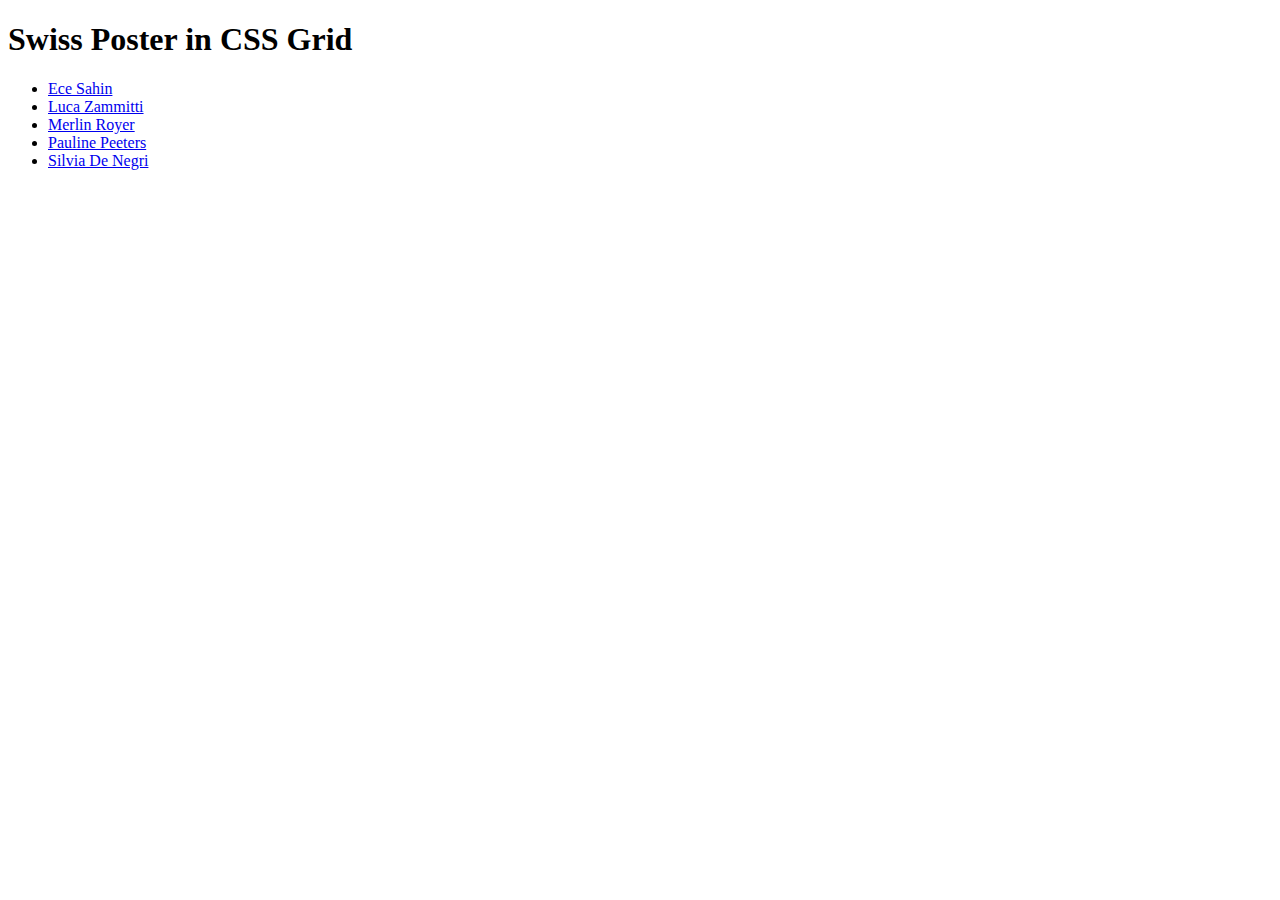
<file: index.html>
<!DOCTYPE html>
<html lang="en">
<head>
  <meta charset="UTF-8">
  <meta http-equiv="X-UA-Compatible" content="IE=edge">
  <meta name="viewport" content="width=device-width, initial-scale=1.0">
  <title>Swiss poster</title>
</head>
<body>
  <h1>Swiss Poster in CSS Grid</h1>
  <ul>
    <li><a href="ece/">Ece Sahin</a></li>
    <li><a href="luca/">Luca Zammitti</a></li>
    <li><a href="merlin/">Merlin Royer</a></li>
    <li><a href="pauline/">Pauline Peeters</a></li>
    <li><a href="silvia/">Silvia De Negri</a></li>
  </ul>

</body>
</html>
</file>
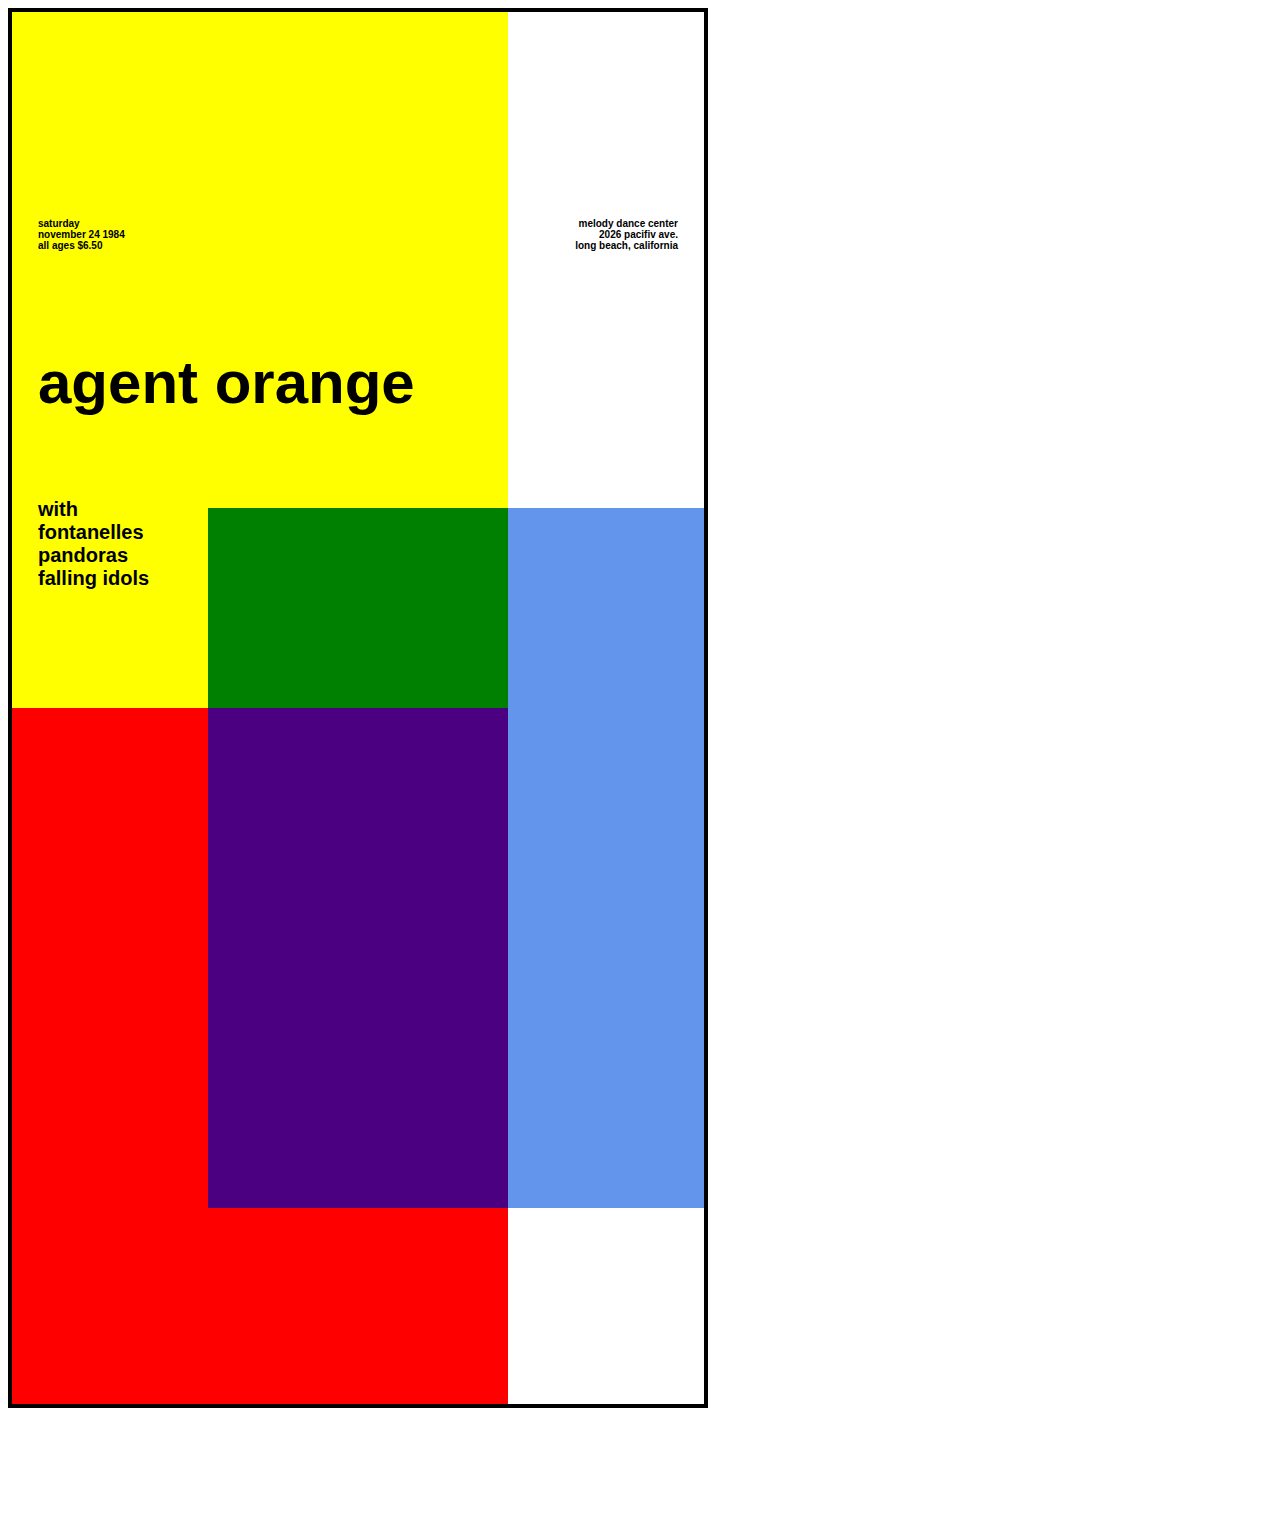
<file: ece/index.html>
<!DOCTYPE html>
<html lang="en">

<head>
  <meta charset="UTF-8">
  <meta http-equiv="X-UA-Compatible" content="IE=edge">
  <meta name="viewport" content="width=device-width, initial-scale=1.0">
  <title>Swiss Poster</title>
  <link rel="stylesheet" href="style.css">
</head>

<body>
  <div class="grid-container">
    <div class="border"></div>
    <h1 class="title">agent orange</h1>
    <h2 class="sub">with<br>fontanelles<br>pandoras<br>falling idols</h2>
    <h3 class="left">saturday<br>november 24 1984<br>all ages $6.50</h3>
    <h3 class="right">melody dance center<br>2026 pacifiv ave.<br>long beach, california</h3>
    <div class="grid-item grid-item-yellow"></div>
    <div class="grid-item grid-item-red"></div>
    <div class="grid-item grid-item-white"></div>
    <div class="grid-item grid-item-green"></div>
    <div class="grid-item grid-item-purple"></div>
    <div class="grid-item grid-item-blue"></div>
  </div>

</body>

</html>
</file>
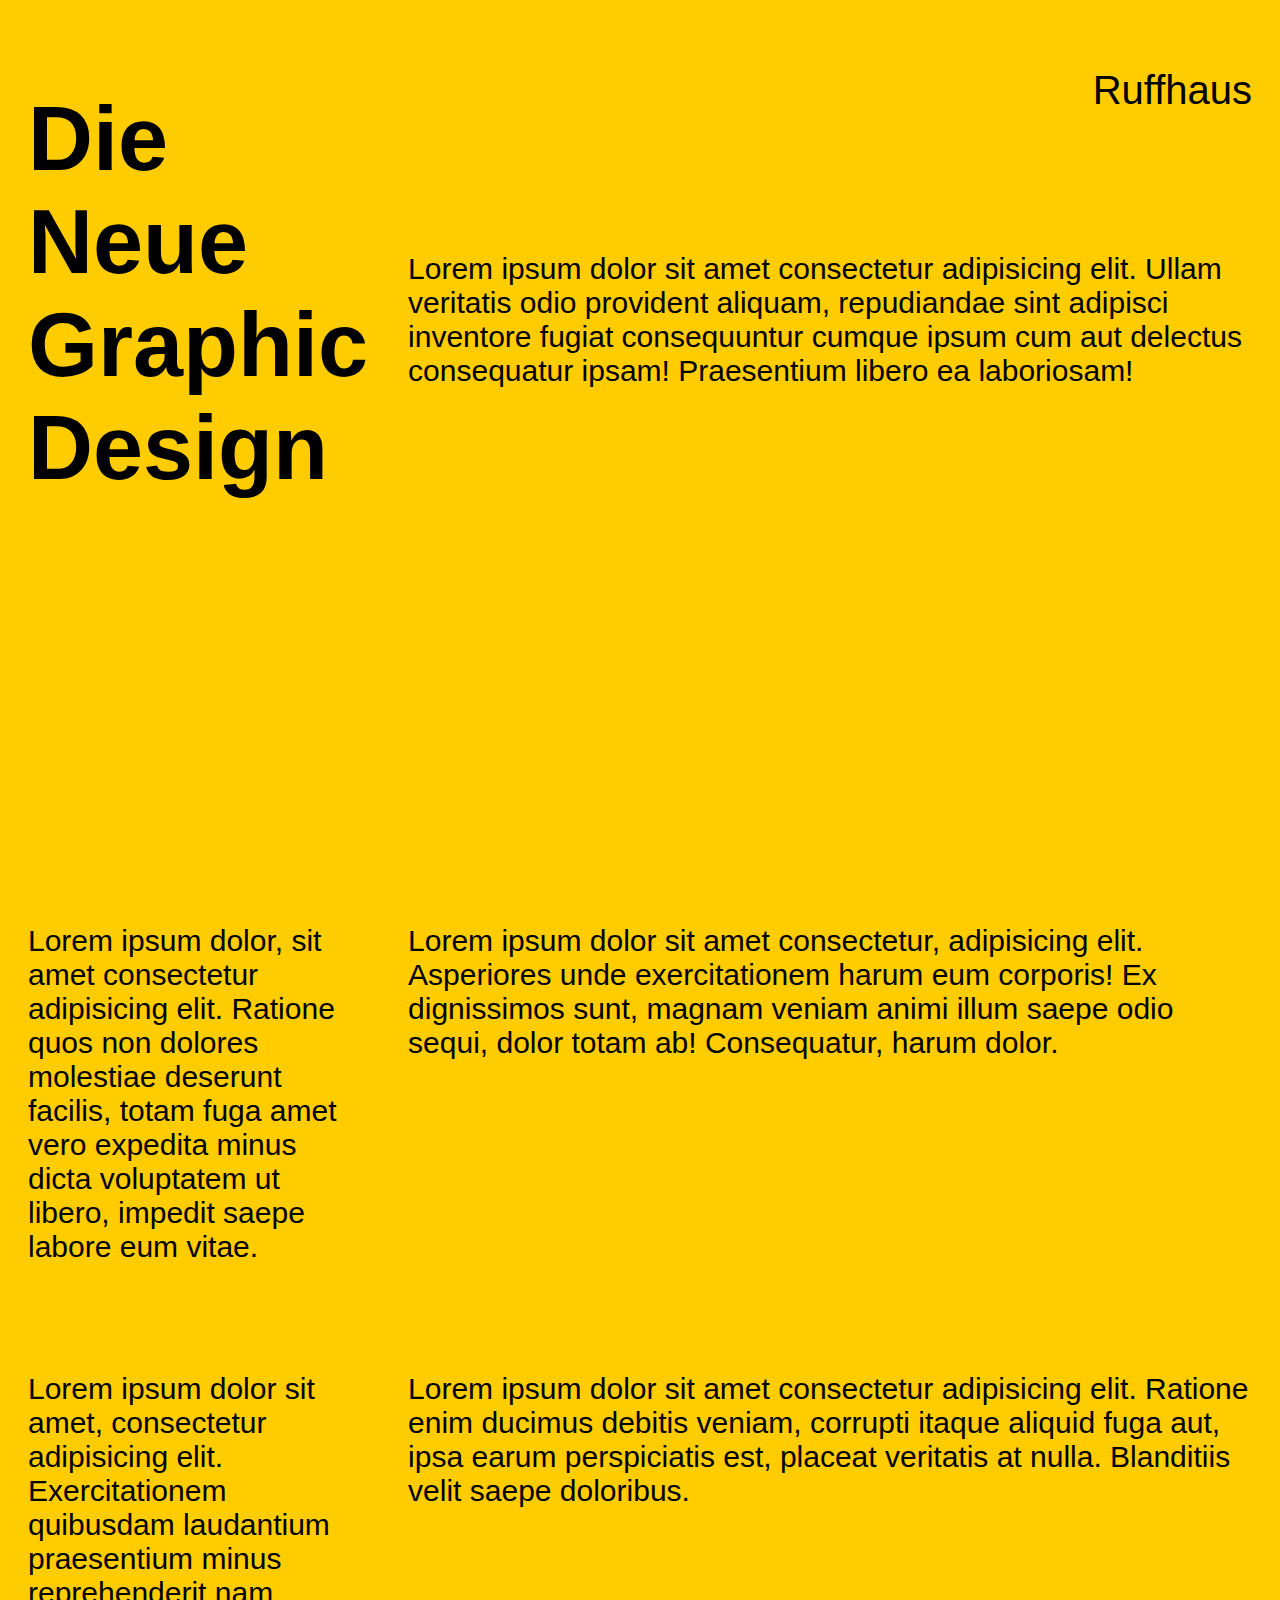
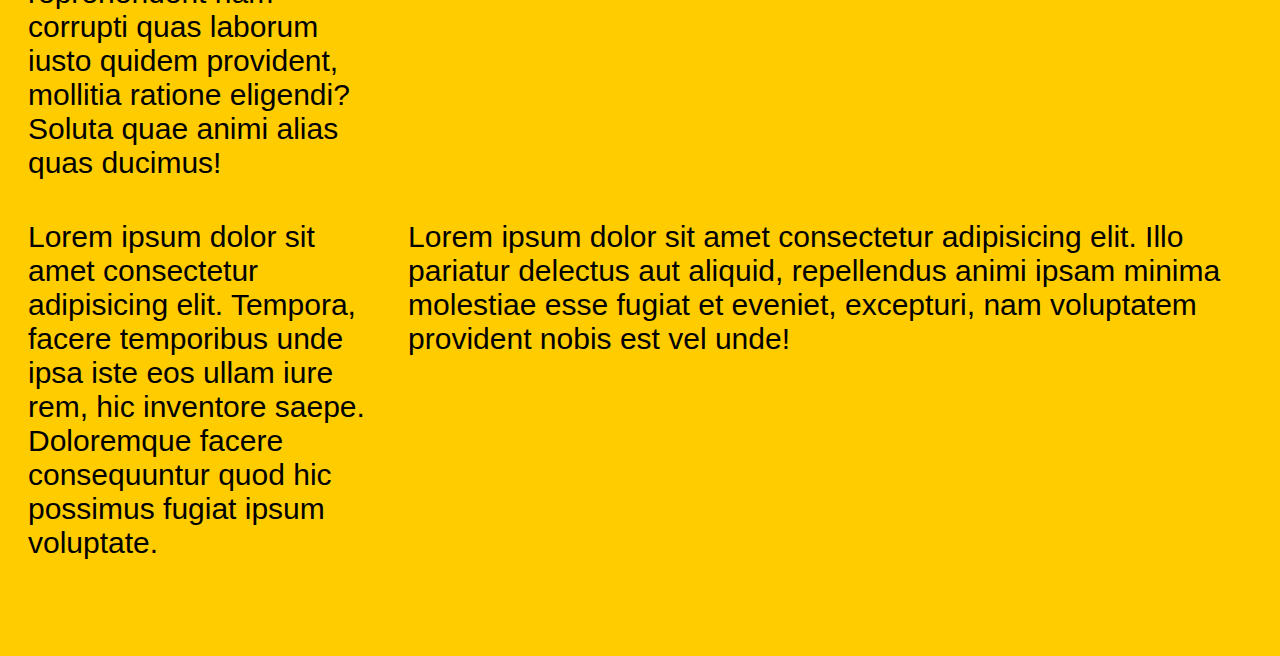
<file: luca/index.html>
<!DOCTYPE html>
<html lang="en">
<head>
  <meta charset="UTF-8">
  <meta http-equiv="X-UA-Compatible" content="IE=edge">
  <meta name="viewport" content="width=device-width, initial-scale=1.0">
  <link rel="stylesheet" href="style.css">
  <title>Swiss / LZ</title>
</head>
<body>
  <div class="container">
    <div class="H1"><h1>Die Neue Graphic Design</h1></div>
    <div class="Logo"><p>Ruffhaus</p></div>
    <div class="p-1">Lorem ipsum dolor sit amet consectetur adipisicing elit. Ullam veritatis odio provident aliquam, repudiandae sint adipisci inventore fugiat consequuntur cumque ipsum cum aut delectus consequatur ipsam! Praesentium libero ea laboriosam!</div>
    <div class="h2">Lorem ipsum dolor, sit amet consectetur adipisicing elit. Ratione quos non dolores molestiae deserunt facilis, totam fuga amet vero expedita minus dicta voluptatem ut libero, impedit saepe labore eum vitae.</div>
    <div class="h2-2">Lorem ipsum dolor sit amet, consectetur adipisicing elit. Exercitationem quibusdam laudantium praesentium minus reprehenderit nam corrupti quas laborum iusto quidem provident, mollitia ratione eligendi? Soluta quae animi alias quas ducimus!</div>
    <div class="h2-3">Lorem ipsum dolor sit amet consectetur adipisicing elit. Tempora, facere temporibus unde ipsa iste eos ullam iure rem, hic inventore saepe. Doloremque facere consequuntur quod hic possimus fugiat ipsum voluptate.</div>
    <div class="p-2">Lorem ipsum dolor sit amet consectetur, adipisicing elit. Asperiores unde exercitationem harum eum corporis! Ex dignissimos sunt, magnam veniam animi illum saepe odio sequi, dolor totam ab! Consequatur, harum dolor.</div>
    <div class="p-3">Lorem ipsum dolor sit amet consectetur adipisicing elit. Ratione enim ducimus debitis veniam, corrupti itaque aliquid fuga aut, ipsa earum perspiciatis est, placeat veritatis at nulla. Blanditiis velit saepe doloribus.</div>
    <div class="p-4">Lorem ipsum dolor sit amet consectetur adipisicing elit. Illo pariatur delectus aut aliquid, repellendus animi ipsam minima molestiae esse fugiat et eveniet, excepturi, nam voluptatem provident nobis est vel unde!</div>
  </div>
</body>
</html>
</file>
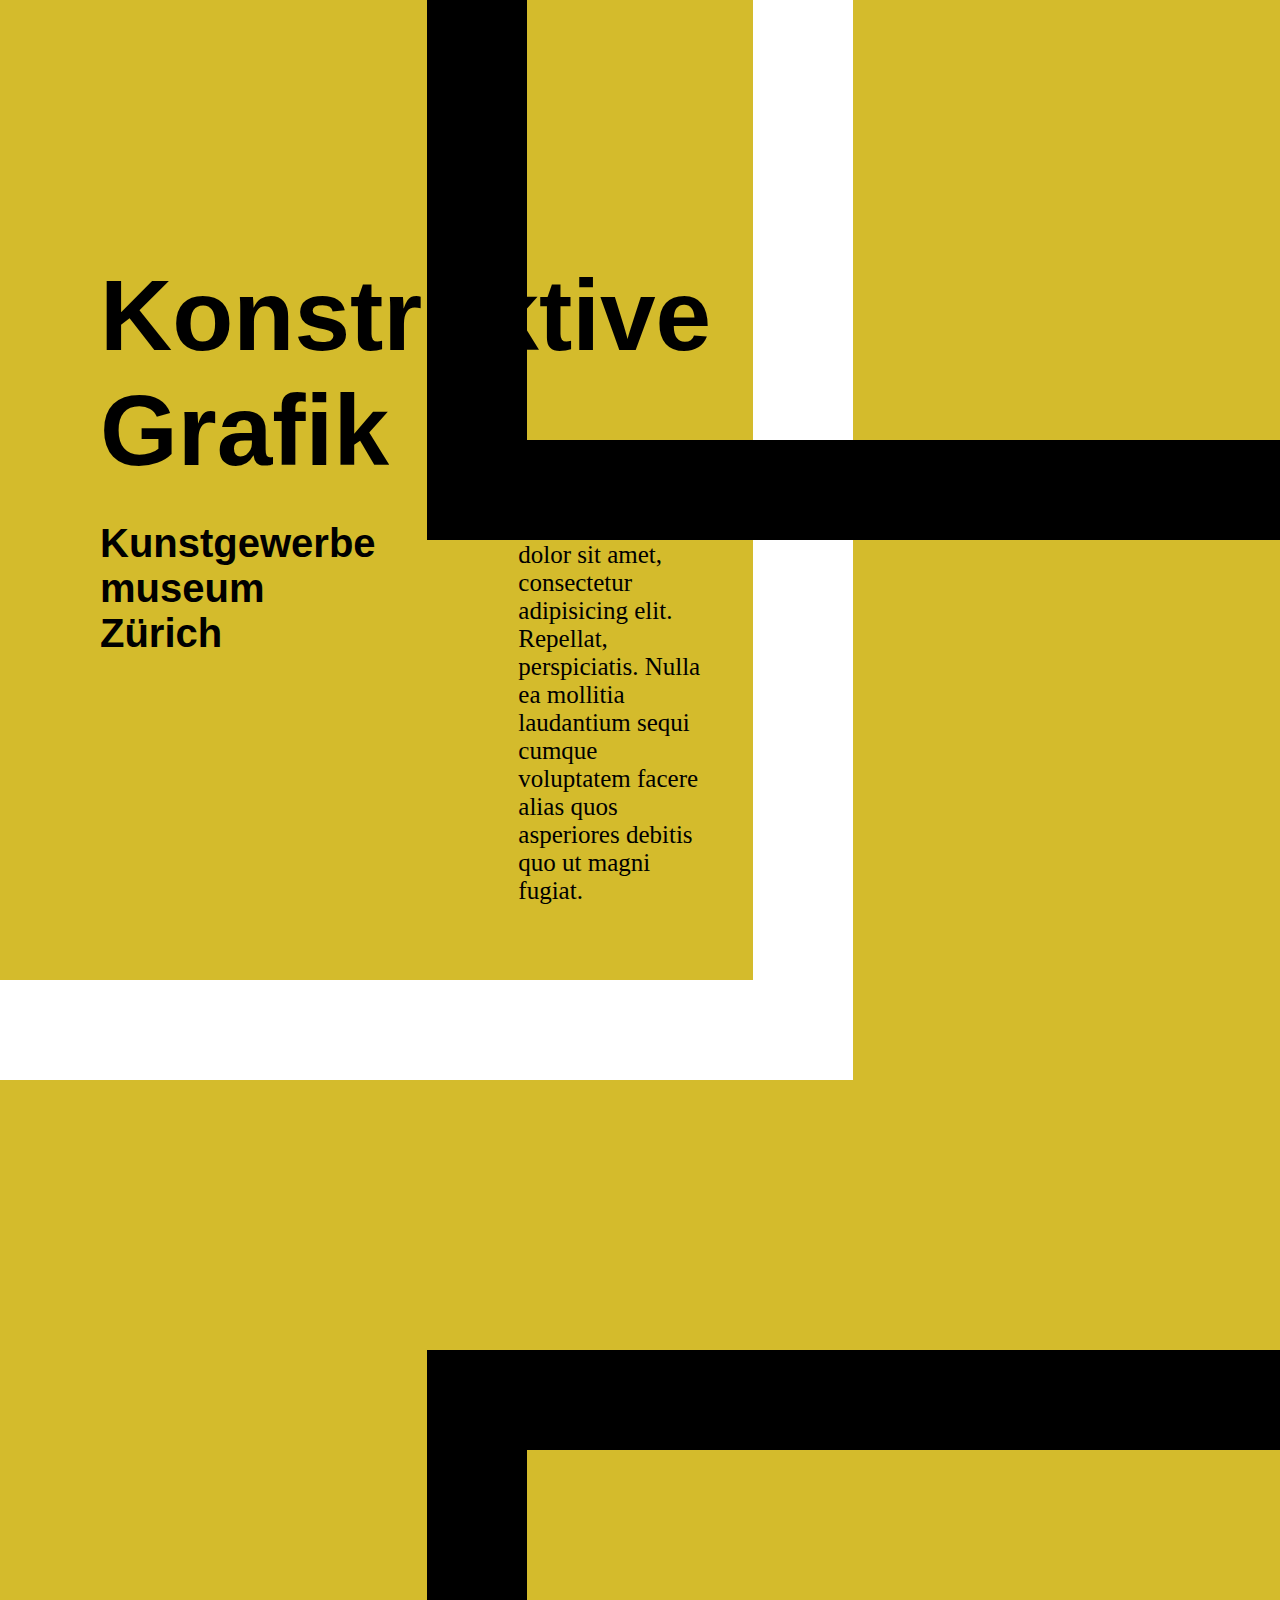
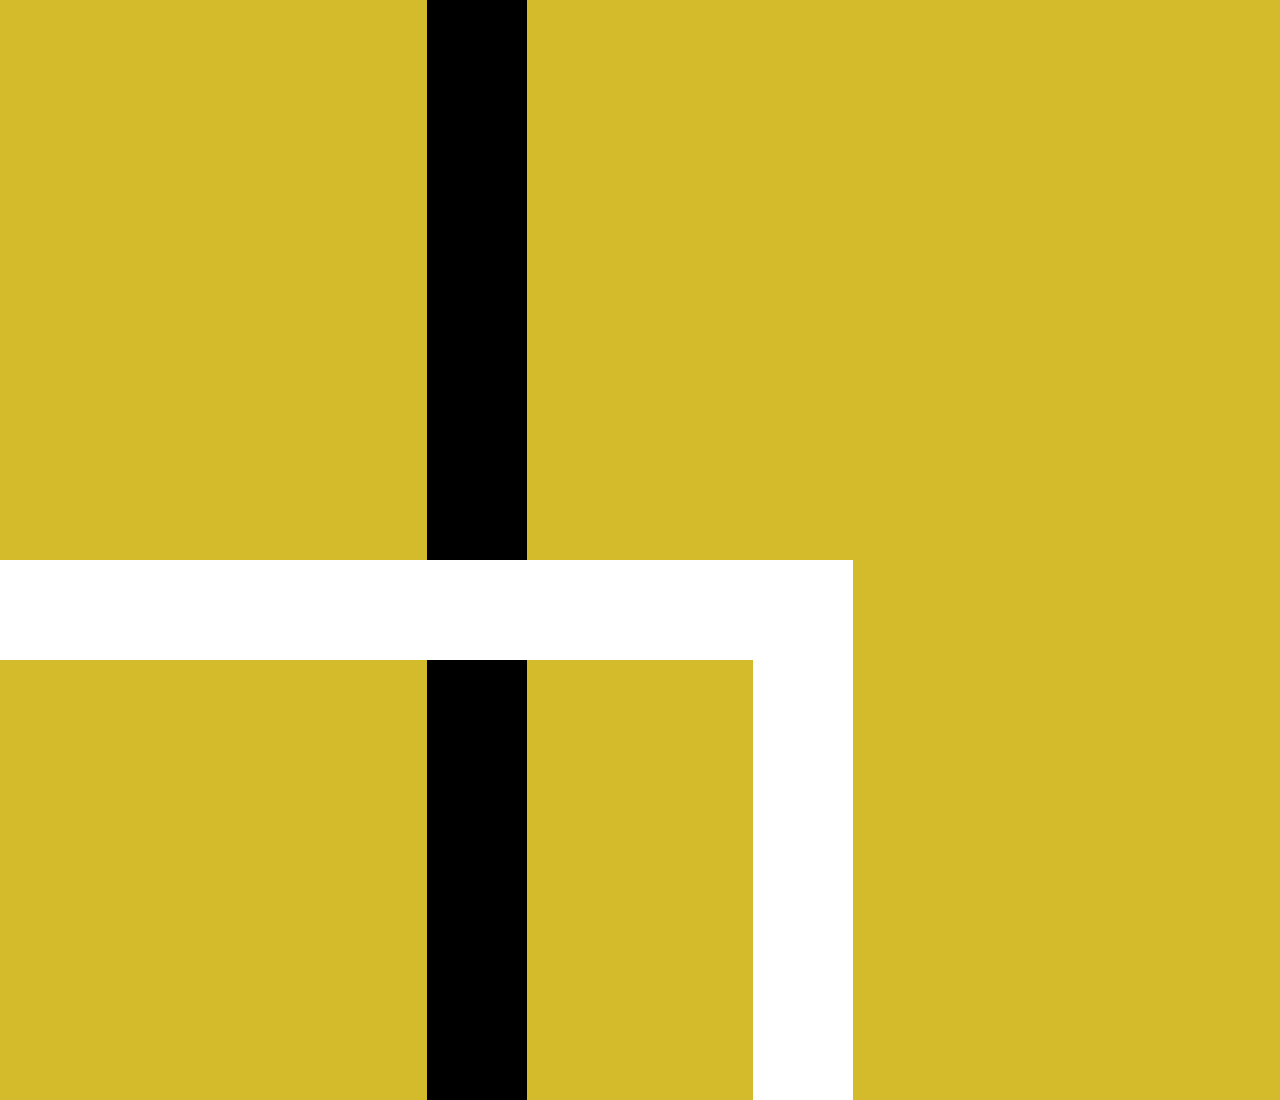
<file: merlin/index.html>
<!DOCTYPE html>
<html lang="en">
<head>
  <meta charset="UTF-8">
  <meta http-equiv="X-UA-Compatible" content="IE=edge">
  <meta name="viewport" content="width=device-width, initial-scale=1.0">
  <title>Swiss</title>
  <link rel="stylesheet" href="./style.css">
</head>

<body>

  <section class="ctn-grid">
    <section class="grid-cell">
      <div class="flex-title">
        <h1>Konstruktive Grafik</h1>
        <div class="flex-description">
          <h2>Kunstgewerbe museum<br>Zürich</h2>
          <p>Lorem ipsum dolor sit amet, consectetur adipisicing elit. Repellat, perspiciatis.
            Nulla ea mollitia laudantium sequi cumque voluptatem facere alias quos asperiores debitis quo ut magni fugiat.
          </p>
        </div>
      </div>
    </section>

    <section class="grid-cell"></section>

    <section class="grid-cell"></section>

    <section class="grid-cell"></section>
  </section>
  
</body>
</html>
</file>
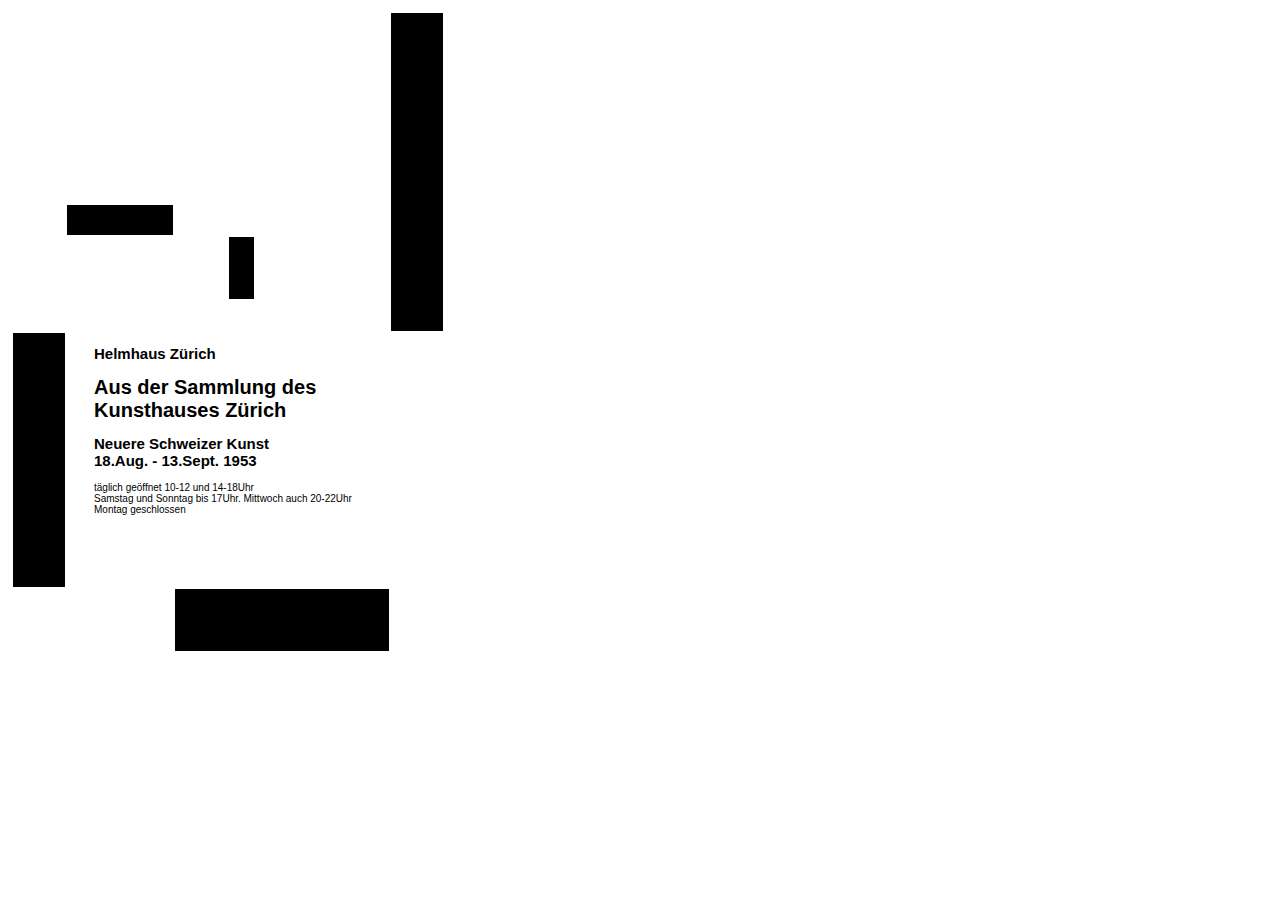
<file: pauline/index.html>
<!DOCTYPE html>
<html lang="en">
<head>
  <meta charset="UTF-8">
  <meta http-equiv="X-UA-Compatible" content="IE=edge">
  <meta name="viewport" content="width=device-width, initial-scale=1.0">
  <title>Swiss Poster</title>
  <link rel="stylesheet" href="swissposter.css">
</head>

<body>

  <div class="grid-container">
    <div class="grid-item grid-item-black">a</div>
    <div class="grid-item grid-item-black1">b</div>
    <div class="grid-item grid-item-horizontal">c</div>
    <div class="grid-item grid-item-horizontal-small">d</div>
    <div class="grid-item grid-item-small">e</div>
    <div class="grid-item grid-item-text"> <h2> Helmhaus Zürich</h2> <h1> Aus der Sammlung des Kunsthauses Zürich </h1> <h2> Neuere Schweizer Kunst <br>18.Aug. - 13.Sept. 1953</h2> <p>täglich geöffnet 10-12 und 14-18Uhr <br> Samstag und Sonntag bis 17Uhr. Mittwoch auch 20-22Uhr<br>Montag geschlossen</p></div>
  </div>
  
</body>
</html>
</file>
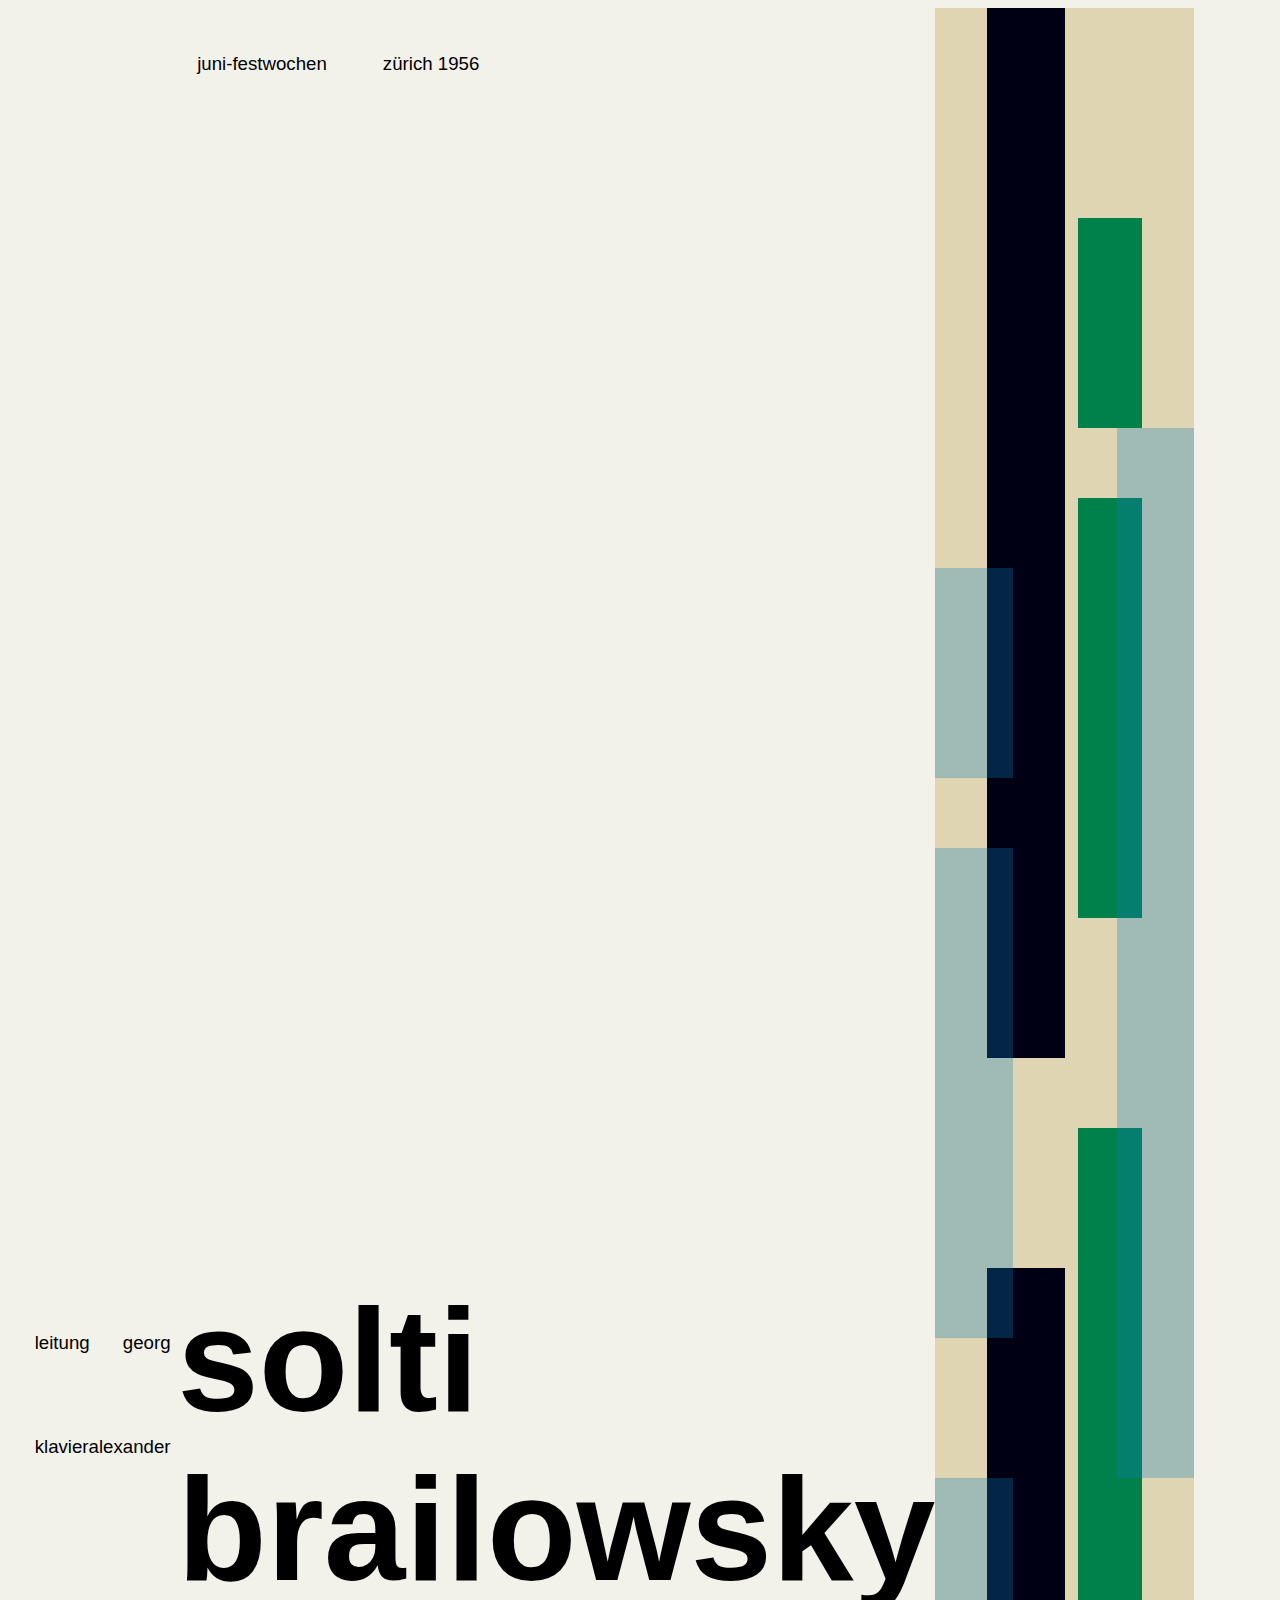
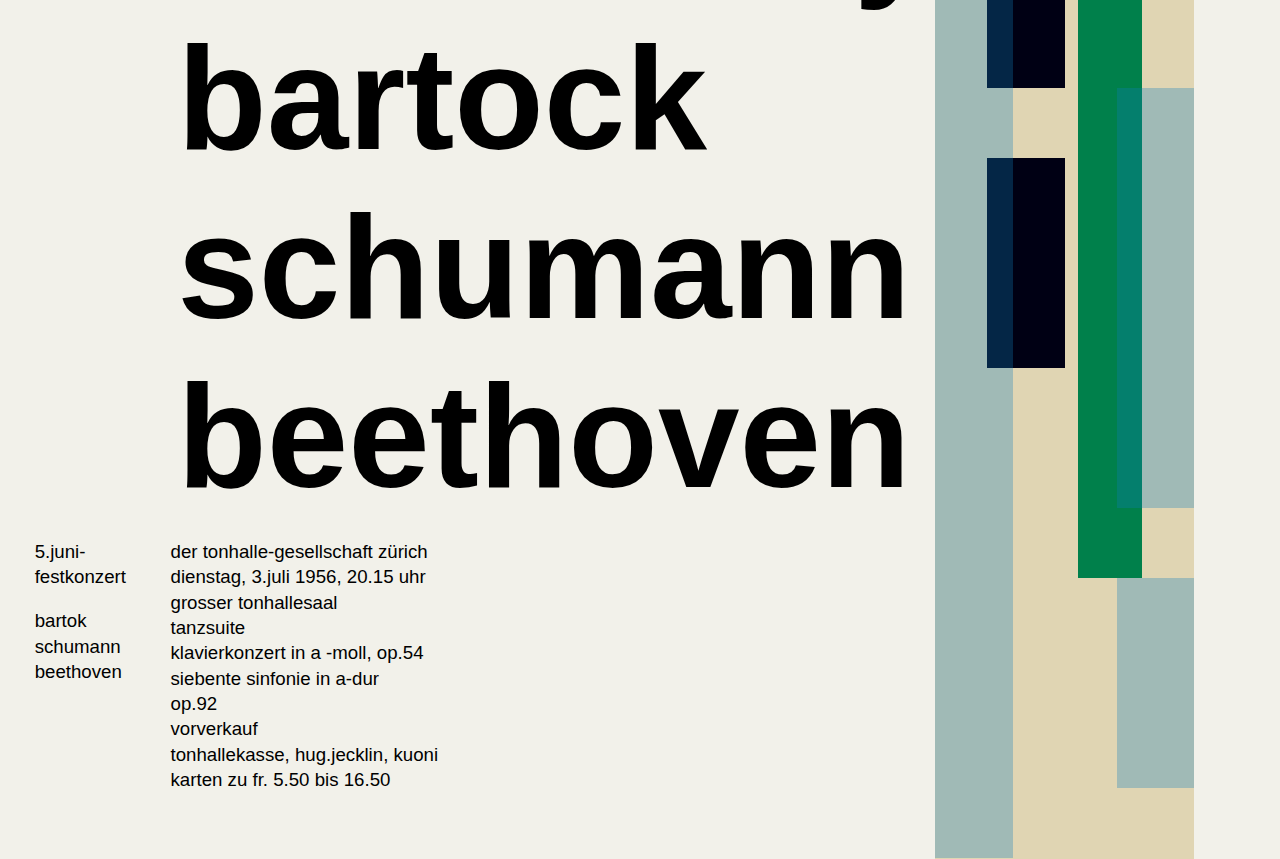
<file: silvia/index.html>
<!DOCTYPE html>
<html lang="en">
<head>
  <meta charset="UTF-8">
  <meta http-equiv="X-UA-Compatible" content="IE=edge">
  <meta name="viewport" content="width=device-width, initial-scale=1.0">
  <link rel="stylesheet" href="swiss-poster.css">
  <title>Juni-festwochen zürich 1956</title>
</head>
<body>

  <main class="base-grid-container">

    <article class="column1">

      <section class="grid-item"></section>

      <section class="grid-item when">
        <p>juni-festwochen</p>
        <p>zürich 1956</p>
      </section>

      <section class="grid-item what">
        <div class="musician">
          <p>leitung</p>
          <p>georg</p>
        </div>

        <div class="musician">
          <p>klavier</p>
          <p>alexander</p>
        </div>
      </section>

      <section class="grid-item title">
        <h1>solti<br>brailowsky<br>bartock<br>schumann<br>beethoven</h1>
      </section>

      <section class="grid-item where">
        <p>5.juni-festkonzert</p>
        <p>bartok<br>schumann<br>beethoven</p>
      </section>

      <section class="grid-item program">
        <p>der tonhalle-gesellschaft zürich<br>dienstag, 3.juli 1956, 20.15 uhr<br>grosser tonhallesaal<br>tanzsuite<br>klavierkonzert in a -moll, op.54<br>siebente sinfonie in a-dur<br>op.92<br>vorverkauf<br>tonhallekasse, hug.jecklin, kuoni<br>karten zu fr. 5.50 bis 16.50</p>
      </section>

    </article>

    <article class="column2">
      <section class="colored-grid-item b1"></section>
      <section class="colored-grid-item b2"></section>
      <section class="colored-grid-item b3"></section>
      <section class="colored-grid-item b4"></section>
      <section class="colored-grid-item b5"></section>
      <section class="colored-grid-item b6"></section>
      <section class="colored-grid-item n1"></section>
      <section class="colored-grid-item n2"></section>
      <section class="colored-grid-item n3"></section>
      <section class="colored-grid-item g1"></section>
      <section class="colored-grid-item g2"></section>
      <section class="colored-grid-item g3"></section>
    </article>

    <article class="column3"></article>
  </main>
  
  
</body>
</html>
</file>
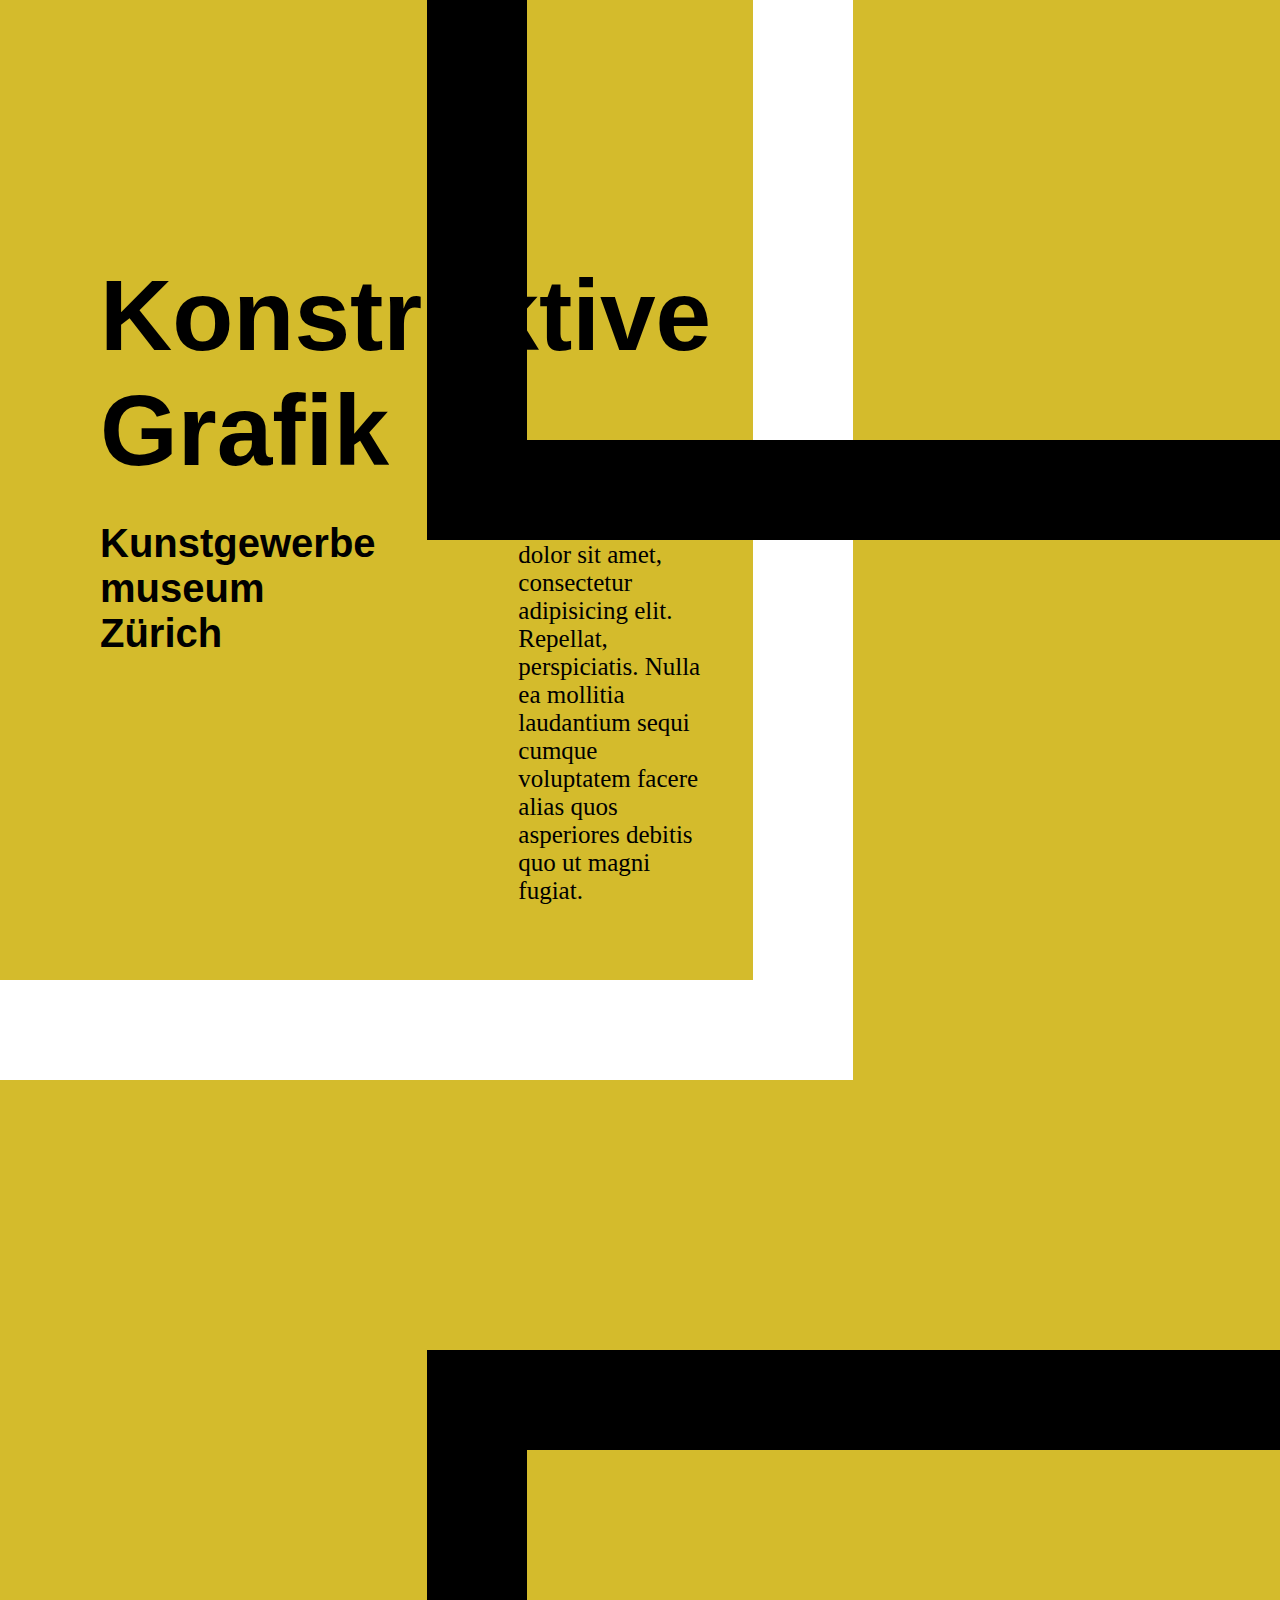
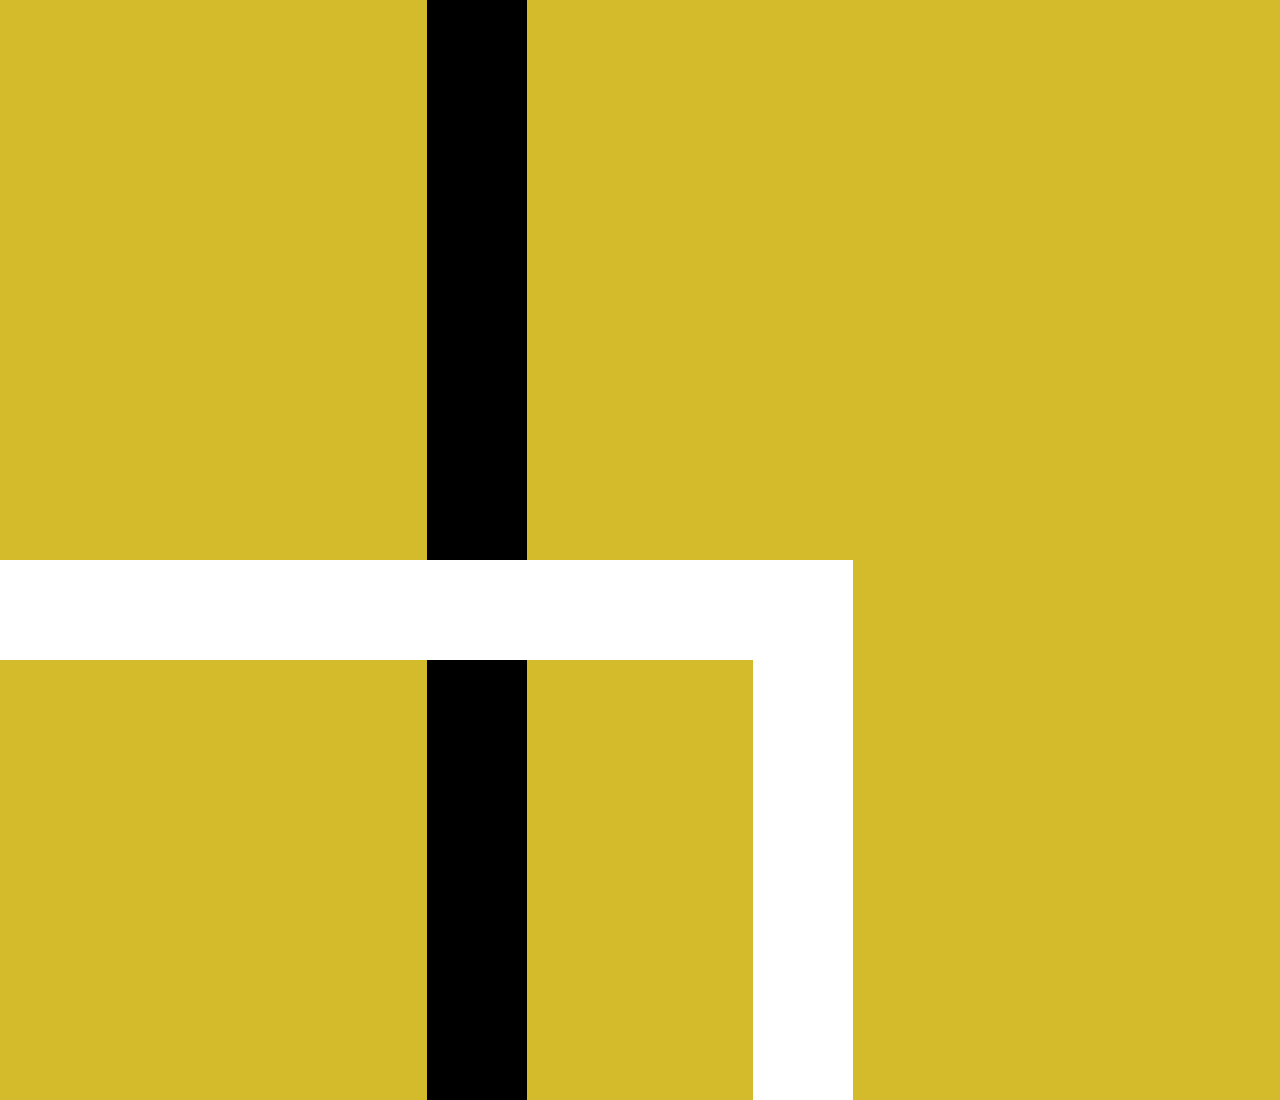
<file: merlin/swiss.html>
<!DOCTYPE html>
<html lang="en">
<head>
  <meta charset="UTF-8">
  <meta http-equiv="X-UA-Compatible" content="IE=edge">
  <meta name="viewport" content="width=device-width, initial-scale=1.0">
  <title>Swiss</title>
  <link rel="stylesheet" href="./swiss.css">
</head>

<body>

  <section class="ctn-grid">
    <section class="grid-cell">
      <div class="flex-title">
        <h1>Konstruktive Grafik</h1>
        <div class="flex-description">
          <h2>Kunstgewerbe museum<br>Zürich</h2>
          <p>Lorem ipsum dolor sit amet, consectetur adipisicing elit. Repellat, perspiciatis.
            Nulla ea mollitia laudantium sequi cumque voluptatem facere alias quos asperiores debitis quo ut magni fugiat.
          </p>
        </div>
      </div>
    </section>

    <section class="grid-cell"></section>

    <section class="grid-cell"></section>

    <section class="grid-cell"></section>
  </section>
  
</body>
</html>
</file>
<file: ece/style.css>
* {
 box-sizing: border-box;
}

html {
  font-size: 20px;
  font-family: Verdana, Geneva, Tahoma, sans-serif;
}

.grid-container {
  display: grid;
  grid-template-columns: repeat(8, 5rem);
  grid-template-rows: repeat(15, 5rem);
}

.grid-item-yellow {
  background-color: yellow;
  grid-column: 1/6;
  grid-row: 1/8;
  z-index: -1;
}

.grid-item-red {
  background-color: red;
  grid-column: 1/6;
  grid-row: 8/15;
  z-index: -1;
}

.grid-item-green {
  background-color: green;
  grid-column: 3/6;
  grid-row: 6/8;
  z-index: 0;
}

.grid-item-purple {
  background-color:indigo;
  grid-column: 3/6;
  grid-row: 8/13;
  z-index: 0;
}

.grid-item-white {
  background-color: white;
  grid-column: 6/8;
  grid-row: 1/15;
  z-index: -1;
}

.grid-item-blue {
  background-color:cornflowerblue;
  grid-column: 6/8;
  grid-row: 6/13;
  z-index: 0;
}

.title {
  font-size: 3rem;
  grid-column: 1/6;
  grid-row: 4/6;
  margin-left: 1.5rem;
  z-index: 1;
}

.sub {
  font-size: 1rem;
  grid-column: 1/3;
  grid-row: 5/8;
  margin-left: 1.5rem;
  margin-top: 4.5rem;
  z-index: 1;
}

.left {
  font-size: .5rem;
  grid-column: 1/3;
  grid-row: 3/5;
  margin-left: 1.5rem;
  z-index: 1;
}

.right {
  font-size: .5rem;
  grid-column: 6/8;
  grid-row: 3/5;
  text-align: right;
  margin-right: 1.5rem;
}

.border {
  border: .2rem solid black;
  grid-column: 1/8;
  grid-row: 1/15;
  z-index: 2;
}
</file>
<file: luca/style.css>
* {
  box-sizing: border-box;
}

html {
  
  background-color: rgb(255, 204, 0);
}

.container {  display: grid;
  grid-template-columns: 0.6fr 1.4fr;
  grid-template-rows: 0.5fr 1.5fr repeat(3, 1fr);
  gap: 0px 0px;
  grid-auto-flow: row;
  grid-template-areas:
    "H1 Logo"
    "H1 p-1"
    "h2 p-2"
    "h2-2 p-3"
    "h2-3 p-4";
}

.H1 { grid-area: H1;
margin: 20px;
font-family: -apple-system, BlinkMacSystemFont, 'Segoe UI', Roboto, Oxygen, Ubuntu, Cantarell, 'Open Sans', 'Helvetica Neue', sans-serif;
font-size: 45px;}

.Logo { grid-area: Logo;
  text-align: right;
  margin: 20px;
  font-family: -apple-system, BlinkMacSystemFont, 'Segoe UI', Roboto, Oxygen, Ubuntu, Cantarell, 'Open Sans', 'Helvetica Neue', sans-serif;
  font-size: 40px; }

.p-1 { grid-area: p-1;
  margin: 20px;
  font-family: -apple-system, BlinkMacSystemFont, 'Segoe UI', Roboto, Oxygen, Ubuntu, Cantarell, 'Open Sans', 'Helvetica Neue', sans-serif;
  font-size: 30px;} 

.h2 { grid-area: h2;
  margin: 20px;
  font-family: -apple-system, BlinkMacSystemFont, 'Segoe UI', Roboto, Oxygen, Ubuntu, Cantarell, 'Open Sans', 'Helvetica Neue', sans-serif;
  font-size: 30px; }

.h2-2 { grid-area: h2-2;
  margin: 20px;
  font-family: -apple-system, BlinkMacSystemFont, 'Segoe UI', Roboto, Oxygen, Ubuntu, Cantarell, 'Open Sans', 'Helvetica Neue', sans-serif;
  font-size: 30px; }

.h2-3 { grid-area: h2-3;
  margin: 20px;
  font-family: -apple-system, BlinkMacSystemFont, 'Segoe UI', Roboto, Oxygen, Ubuntu, Cantarell, 'Open Sans', 'Helvetica Neue', sans-serif;
  font-size: 30px; }

.p-2 { grid-area: p-2;
  margin: 20px;
  font-family: -apple-system, BlinkMacSystemFont, 'Segoe UI', Roboto, Oxygen, Ubuntu, Cantarell, 'Open Sans', 'Helvetica Neue', sans-serif;
  font-size: 30px; }

.p-3 { grid-area: p-3;
  margin: 20px;
  font-family: -apple-system, BlinkMacSystemFont, 'Segoe UI', Roboto, Oxygen, Ubuntu, Cantarell, 'Open Sans', 'Helvetica Neue', sans-serif;
  font-size: 30px; }

.p-4 { grid-area: p-4;
  margin: 20px;
  font-family: -apple-system, BlinkMacSystemFont, 'Segoe UI', Roboto, Oxygen, Ubuntu, Cantarell, 'Open Sans', 'Helvetica Neue', sans-serif;
  font-size: 30px; }
</file>
<file: merlin/style.css>
* {
  box-sizing: border-box;
}

html {
  font-size: 50px;
}

body {
  height: 300vh;
  margin: 0;

  background: rgb(212, 187, 44);
  font-family: Helvetica, sans-serif;
}

h1 {
  font-size: 2rem;

  margin: 0;
}

h2 {
  font-size: 0.8rem;
}

p {
  font-family: 'Times New Roman', Times, serif;
  font-size: 0.5rem;
  padding: 0 1rem;
  width: 50%;
}


.ctn-grid {
  height: 100%;

  display: grid;
  grid-template-columns: repeat(3, 1fr);
  grid-template-rows: 1fr 1fr 0.5fr 1.5fr 1fr;
}

.grid-cell:first-child{
  grid-column: 1 / 3;
  grid-row: 1 / span 2;

  border-right: solid 2rem white;
  border-bottom: solid 2rem white;

  z-index: 5;

  display: flex;
  align-items: flex-end;
  padding-left: 2rem;
}

.flex-title {
  display: flex;
  flex-flow: column nowrap;
  align-items: flex-start;

  width: 100%;
  margin-bottom: 1rem;

}

.flex-description {
  display: flex;
  flex-direction:row;
  /* justify-content: flex-end; */
}


.grid-cell:nth-child(2){
  grid-column: 2 / span 2;
  grid-row: 1 / 2;

  border-left: solid 2rem black;
  border-bottom: solid 2rem black;

  z-index: 10;
}

.grid-cell:nth-child(3){
  grid-column: 2 / span 2;
  grid-row: 4 / span 2;

  border-left: solid 2rem black;
  border-top: solid 2rem black;

  z-index: 5;
}

.grid-cell:nth-child(4){
  grid-column: 1 / 3;
  grid-row: 5;

  border-right: solid 2rem white;
  border-top: solid 2rem white;

  z-index: 10;
}
</file>
<file: pauline/swissposter.css>
* {
  box-sizing: border-box;
}

html {
  font-family: Arial, Helvetica, sans-serif;
  font-size: 10px;
}


.grid-container{
   /* push next element away */
   margin-bottom: 1rem;
   /* gap around the element */
   padding: .5rem;
 
   display: grid;
   /* grid-template-columns: 5rem 5rem 5rem; */
   grid-template-columns: repeat(16, 2.5rem);
   /* grid-template-rows: 5rem 5rem 5rem; */
   grid-template-rows: repeat(20, 3rem);
 
   gap: 0.2rem;
}

.grid-item-black {
  background-color: black;
  grid-column: 15 / 17;
  grid-row: 1 / 11;
}

.grid-item-black1 {
  background-color: black;
  grid-column: 1 / 3;
  grid-row: 11 /19;
}

.grid-item-horizontal {
  background-color: black;
  grid-column: 7 / -3;
  grid-row: 19 /21;
}

.grid-item-horizontal-small{
  background-color: black;
  grid-column: 3 / 7;
  grid-row: 7 / 8;
}
.grid-item-small{
  background-color: black;
  grid-column: 9 / 10;
  grid-row: 8 / 10;
}

.grid-item-text{
  background-color: white;
  grid-column: 4 / 14;
  grid-row: 11 / 18;
}
</file>
<file: silvia/swiss-poster.css>
* {
  box-sizing: border-box;
}

:root {
  font-family: Arial, Helvetica, sans-serif;
  font-size: 10pt;
}

p {
  font-size: 1.4rem;
}

h1 {
  margin: 0;
}

body {
  height:250vh;

  background-color: #f2f1ea;
}

.base-grid-container {
  height: 100%;
  display: grid;
  grid-template-columns: 5.5fr 5fr 1.5fr;
}

/* /////////////// text section /////////////// */

.column1 {
  height: 100%;

  display: grid;
  grid-template-columns: .6fr 1.5fr;
  grid-template-rows: 1.5fr .6fr .4fr;
  padding-left: 2rem;
}

.when {
  display:flex;
  margin: 2rem;
}

.when p {
  margin-right: 3em;
}

.musician {
  display: flex;
  justify-content: space-between;
}

.musician p {
  line-height: 5.5rem;

  margin: 2.3rem 0 0 0;
}

.title {
  font-size: 5.5rem;

  padding-left: .5rem;
}

.where {
  line-height: 1.9rem;

}
.program {
  line-height: 1.9rem;
}

/* /////////////// color frame section /////////////// */

.column2 {
  display: grid;
  grid-template-columns: repeat(10, 1fr);
  grid-template-rows: repeat(35, 1fr);

  background-color: #e0d5b3;
}

.b1 {
  background-color: rgba(13, 127, 190, 0.3);
  grid-column: 1/4;
  grid-row: 9/12;
  z-index: 10;
}

.b2 {
  background-color: rgba(13, 127, 190, 0.3);
  grid-column: 1/4;
  grid-row: 13/20;
  z-index: 10;
}

.b3 {
  background-color: rgba(13, 127, 190, 0.3);
  grid-column: 1/4;
  grid-row: 22/36;
  z-index: 10;
}

.b4 {
  background-color: rgba(13, 127, 190, 0.3);
  grid-column: 8/11;
  grid-row: 7/22;
  z-index: 10;
}

.b5 {
  background-color: rgba(13, 127, 190, 0.3);
  grid-column: 8/11;
  grid-row: 25/31;
  z-index: 10;
}

.b6 {
  background-color: rgba(13, 127, 190, 0.3);
  grid-column: 8/11;
  grid-row: 32/35;
  z-index: 10;
}

.n1 {
  background-color: rgb(0, 0, 20);
  grid-column: 3/6;
  grid-row: 1/16;
}

.n2 {
  background-color: rgb(0, 0, 20);
  grid-column: 3/6;
  grid-row: 19/25;
}

.n3 {
  background-color: rgb(0, 0, 20);
  grid-column: 3/6;
  grid-row: 26/29;
}

.g1 {
  background-color: rgb(0, 128, 75);
  grid-column: 6/9;
  grid-row:4/7;

  margin-left: 1rem;
}

.g2 {
  background-color: rgb(0, 128, 75);
  grid-column: 6/9;
  grid-row: 8/14;

  margin-left: 1rem;
}

.g3 {
  background-color: rgb(0, 128, 75);
  grid-column: 6/9;
  grid-row: 17/32;

  margin-left: 1rem;
}
</file>
<file: merlin/swiss.css>
* {
  box-sizing: border-box;
}

html {
  font-size: 50px;
}

body {
  height: 300vh;
  margin: 0;

  background: rgb(212, 187, 44);
  font-family: Helvetica, sans-serif;
}

h1 {
  font-size: 2rem;

  margin: 0;
}

h2 {
  font-size: 0.8rem;
}

p {
  font-family: 'Times New Roman', Times, serif;
  font-size: 0.5rem;
  padding: 0 1rem;
  width: 50%;
}


.ctn-grid {
  height: 100%;

  display: grid;
  grid-template-columns: repeat(3, 1fr);
  grid-template-rows: 1fr 1fr 0.5fr 1.5fr 1fr;
}

.grid-cell:first-child{
  grid-column: 1 / 3;
  grid-row: 1 / span 2;

  border-right: solid 2rem white;
  border-bottom: solid 2rem white;

  z-index: 5;

  display: flex;
  align-items: flex-end;
  padding-left: 2rem;
}

.flex-title {
  display: flex;
  flex-flow: column nowrap;
  align-items: flex-start;

  width: 100%;
  margin-bottom: 1rem;

}

.flex-description {
  display: flex;
  flex-direction:row;
  /* justify-content: flex-end; */
}


.grid-cell:nth-child(2){
  grid-column: 2 / span 2;
  grid-row: 1 / 2;

  border-left: solid 2rem black;
  border-bottom: solid 2rem black;

  z-index: 10;
}

.grid-cell:nth-child(3){
  grid-column: 2 / span 2;
  grid-row: 4 / span 2;

  border-left: solid 2rem black;
  border-top: solid 2rem black;

  z-index: 5;
}

.grid-cell:nth-child(4){
  grid-column: 1 / 3;
  grid-row: 5;

  border-right: solid 2rem white;
  border-top: solid 2rem white;

  z-index: 10;
}
</file>
